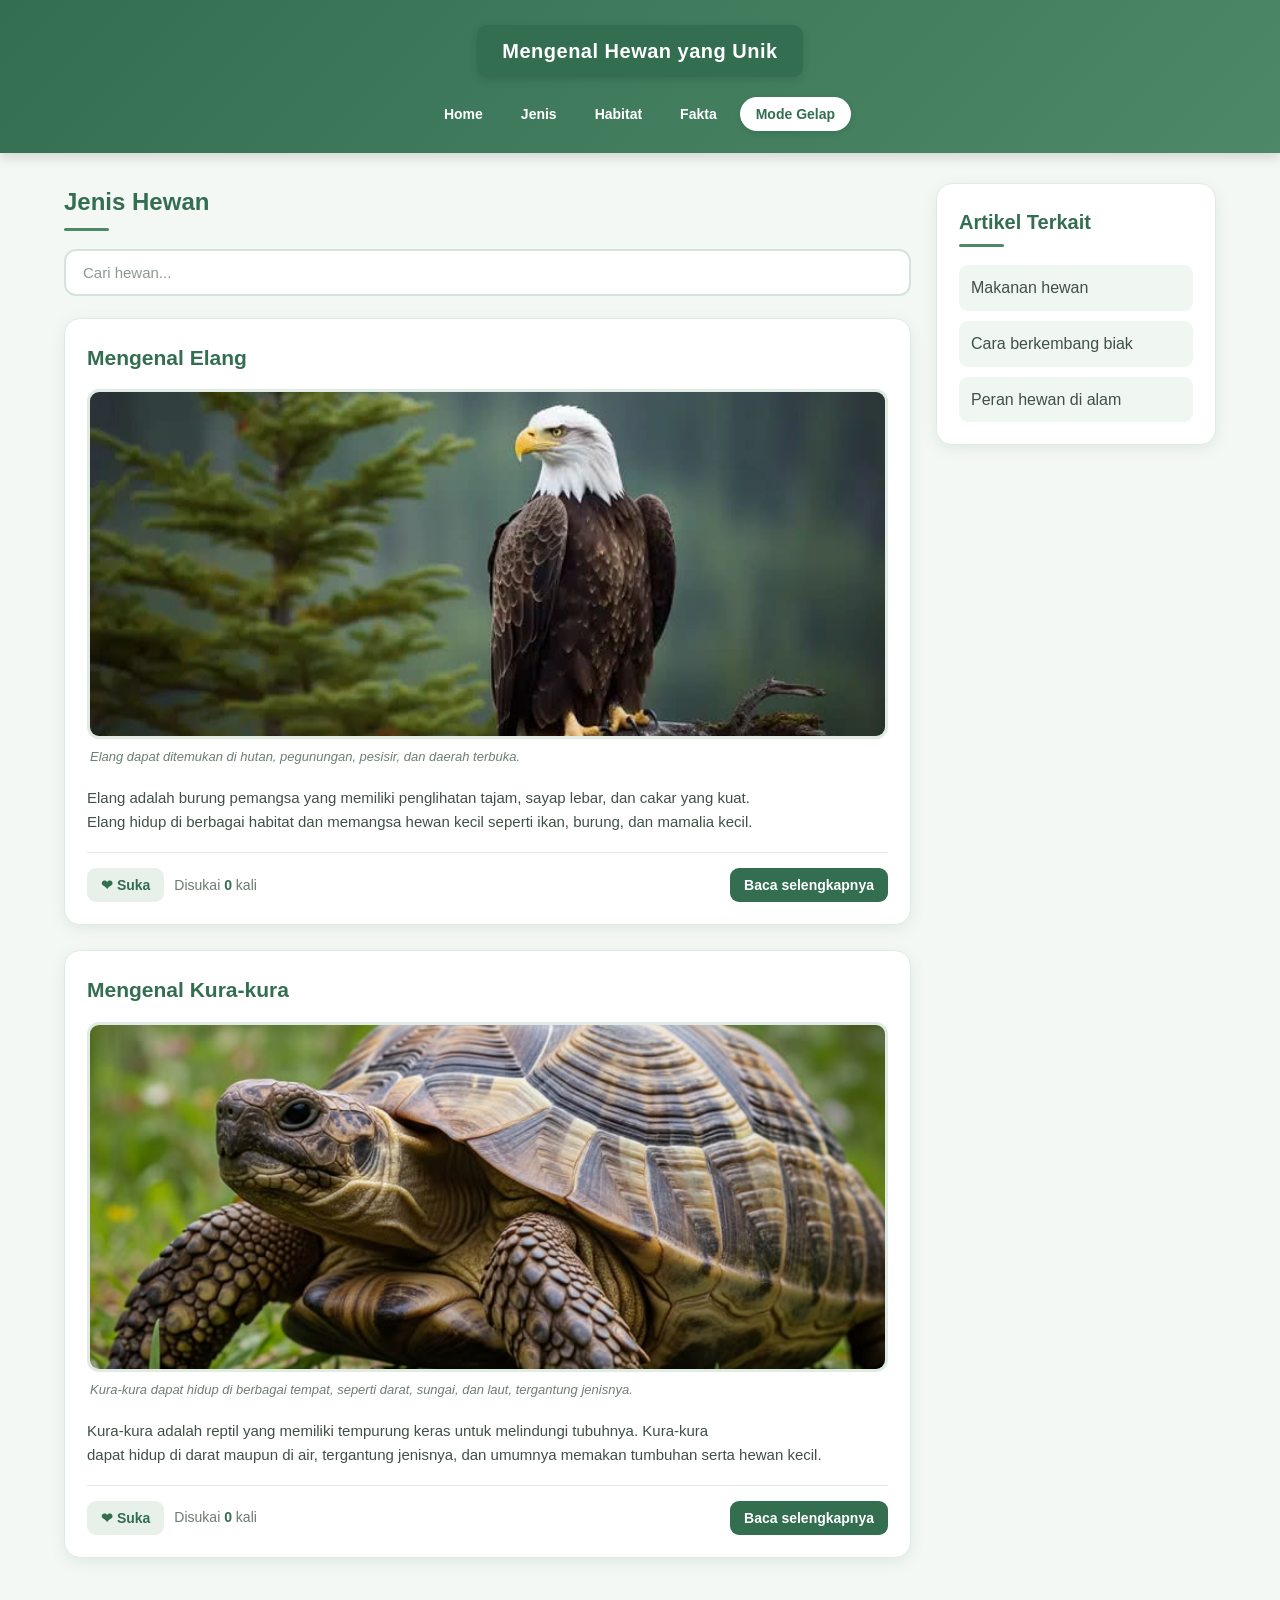
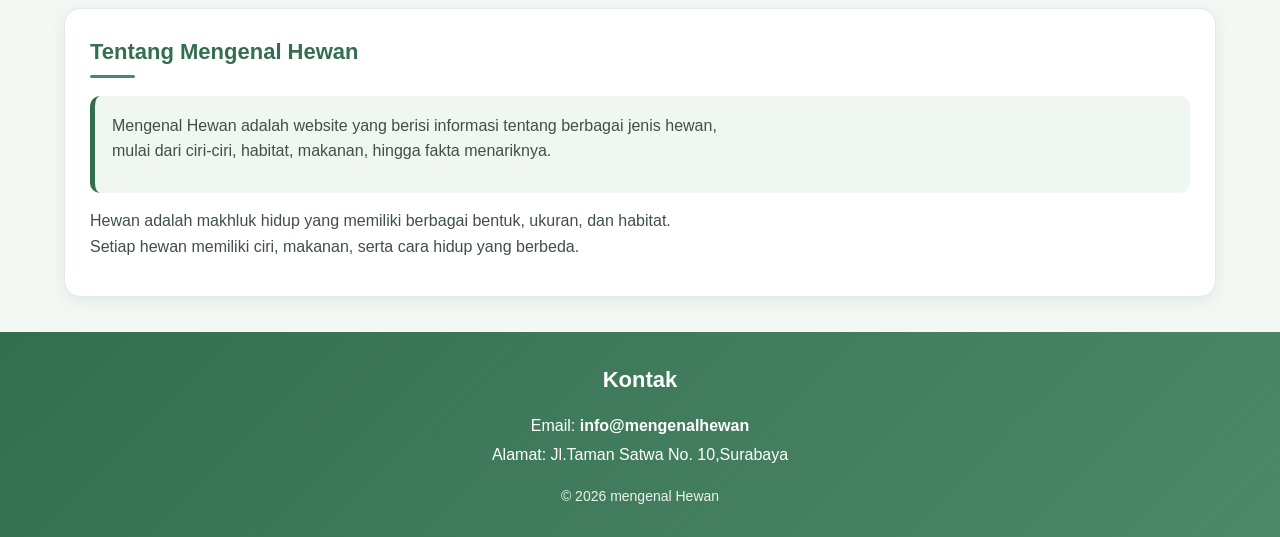
<file: index.html>
<!doctype html>
<html lang="en">
  <head>
    <meta charset="UTF-8" />
    <meta name="viewport" content="width=device-width, initial-scale=1.0" />
    <title>Mengenal Hewan</title>

    <link rel="stylesheet" href="style.css" />

    <!-- TAMBAHAN JS: menyambungkan file script.js. "defer" = tunggu HTML selesai dimuat dulu -->
    <script src="script.js" defer></script>

    <style>
      h1 {
        font-size: 20px;
        background-color: rgb(51, 110, 81);
      }
    </style>
  </head>
  <body>
    <!--Header-->
    <header id="judul">
      <h1>Mengenal Hewan</h1>

      <!--Navigasi-->
      <nav id="navigasi">
        <a href="#">Home</a>
        <a href="jenis.html">Jenis</a>
        <a href="habitat.html">Habitat</a>
        <a href="fakta.html">Fakta</a>
        <!-- TAMBAHAN JS: tombol mode gelap -->
        <button id="tombol-gelap">Mode Gelap</button>
      </nav>
    </header>

    <!--Konten Utama-->
    <main>
      <!--Section-->
      <section id="jenis">
        <h2>Jenis Hewan</h2>

        <!-- TAMBAHAN JS (Tantangan 2, opsional): kotak cari hewan -->
        <input type="text" id="cari" placeholder="Cari hewan..." />

        <!--article 1-->
        <article>
          <h3>Mengenal Elang</h3>
          <figure>
            <img src="pngtree-an-eagle-is-sitting-on-a-branch-near-trees-image_2574500.jpg" alt="" width="400" height="225" />
            <figcaption>
              Elang dapat ditemukan di hutan, pegunungan, pesisir, dan daerah
              terbuka.
            </figcaption>
          </figure>

          <p>
            Elang adalah burung pemangsa yang memiliki penglihatan tajam, sayap
            lebar, dan cakar yang kuat. <br />
            Elang hidup di berbagai habitat dan memangsa hewan kecil seperti
            ikan, burung, dan mamalia kecil.
          </p>

          <!-- TAMBAHAN JS: teks tambahan (disembunyikan dulu lewat class "sembunyi") -->
          <p class="selengkapnya sembunyi">
            Elang membuat sarang di pohon tinggi atau tebing. Beberapa jenis
            elang di Indonesia, seperti Elang Jawa, termasuk satwa yang
            dilindungi.
          </p>

          <!-- TAMBAHAN JS: tombol Suka dan Baca selengkapnya -->
          <div class="aksi">
            <button class="btn-suka">❤ Suka</button>
            <span>Disukai <strong class="jumlah-suka">0</strong> kali</span>
            <button class="btn-baca">Baca selengkapnya</button>
          </div>
        </article>

        <!--article 2-->
        <article>
          <h3>Mengenal Kura-kura</h3>
          <figure>
            <img src="fb21a0f3586a8b3cbfc5248748f16263.jpg" alt="" width="400" height="200" />
            <figcaption>
              Kura-kura dapat hidup di berbagai tempat, seperti darat, sungai,
              dan laut, tergantung jenisnya.
            </figcaption>
          </figure>
          <p>
            Kura-kura adalah reptil yang memiliki tempurung keras untuk
            melindungi tubuhnya. Kura-kura <br />
            dapat hidup di darat maupun di air, tergantung jenisnya, dan umumnya
            memakan tumbuhan serta hewan kecil.
          </p>

          <!-- TAMBAHAN JS: teks tambahan (disembunyikan dulu lewat class "sembunyi") -->
          <p class="selengkapnya sembunyi">
            Tempurung kura-kura menyatu dengan tulang punggung dan tulang
            rusuknya, sehingga kura-kura tidak bisa keluar dari tempurungnya.
            Beberapa jenis dapat hidup lebih dari 50 tahun.
          </p>

          <!-- TAMBAHAN JS: tombol Suka dan Baca selengkapnya -->
          <div class="aksi">
            <button class="btn-suka">❤ Suka</button>
            <span>Disukai <strong class="jumlah-suka">0</strong> kali</span>
            <button class="btn-baca">Baca selengkapnya</button>
          </div>
        </article>
      </section>

      <!--Aside/Sidebar-->
      <aside>
        <h2>Artikel Terkait</h2>
        <ul>
          <li><a href="#">Makanan hewan</a></li>
          <li><a href="#">Cara berkembang biak</a></li>
          <li><a href="#">Peran hewan di alam</a></li>
        </ul>
      </aside>

      <!--Section Tentang-->
      <section id="Tentang">
        <h2>Tentang Mengenal Hewan</h2>

        <div class="wrapper">
          <p>
            Mengenal Hewan adalah website yang berisi informasi tentang berbagai
            jenis hewan, <br />
            mulai dari ciri-ciri, habitat, makanan, hingga fakta menariknya.
          </p>
        </div>
        <p>
          Hewan adalah makhluk hidup yang memiliki berbagai bentuk, ukuran, dan
          habitat. <br />
          Setiap hewan memiliki ciri, makanan, serta cara hidup yang berbeda.
        </p>
      </section>
    </main>
    <!--Footer-->
    <footer id="kontak">
      <h2>Kontak</h2>

      <address class="alamat">
        Email:
        <a href="mailto:info@mengenalhewan">info@mengenalhewan</a>
        <br />

        Alamat: Jl.Taman Satwa No. 10,Surabaya
      </address>

      <p>&copy; 2026 mengenal Hewan</p>
    </footer>
  </body>
</html>
</file>
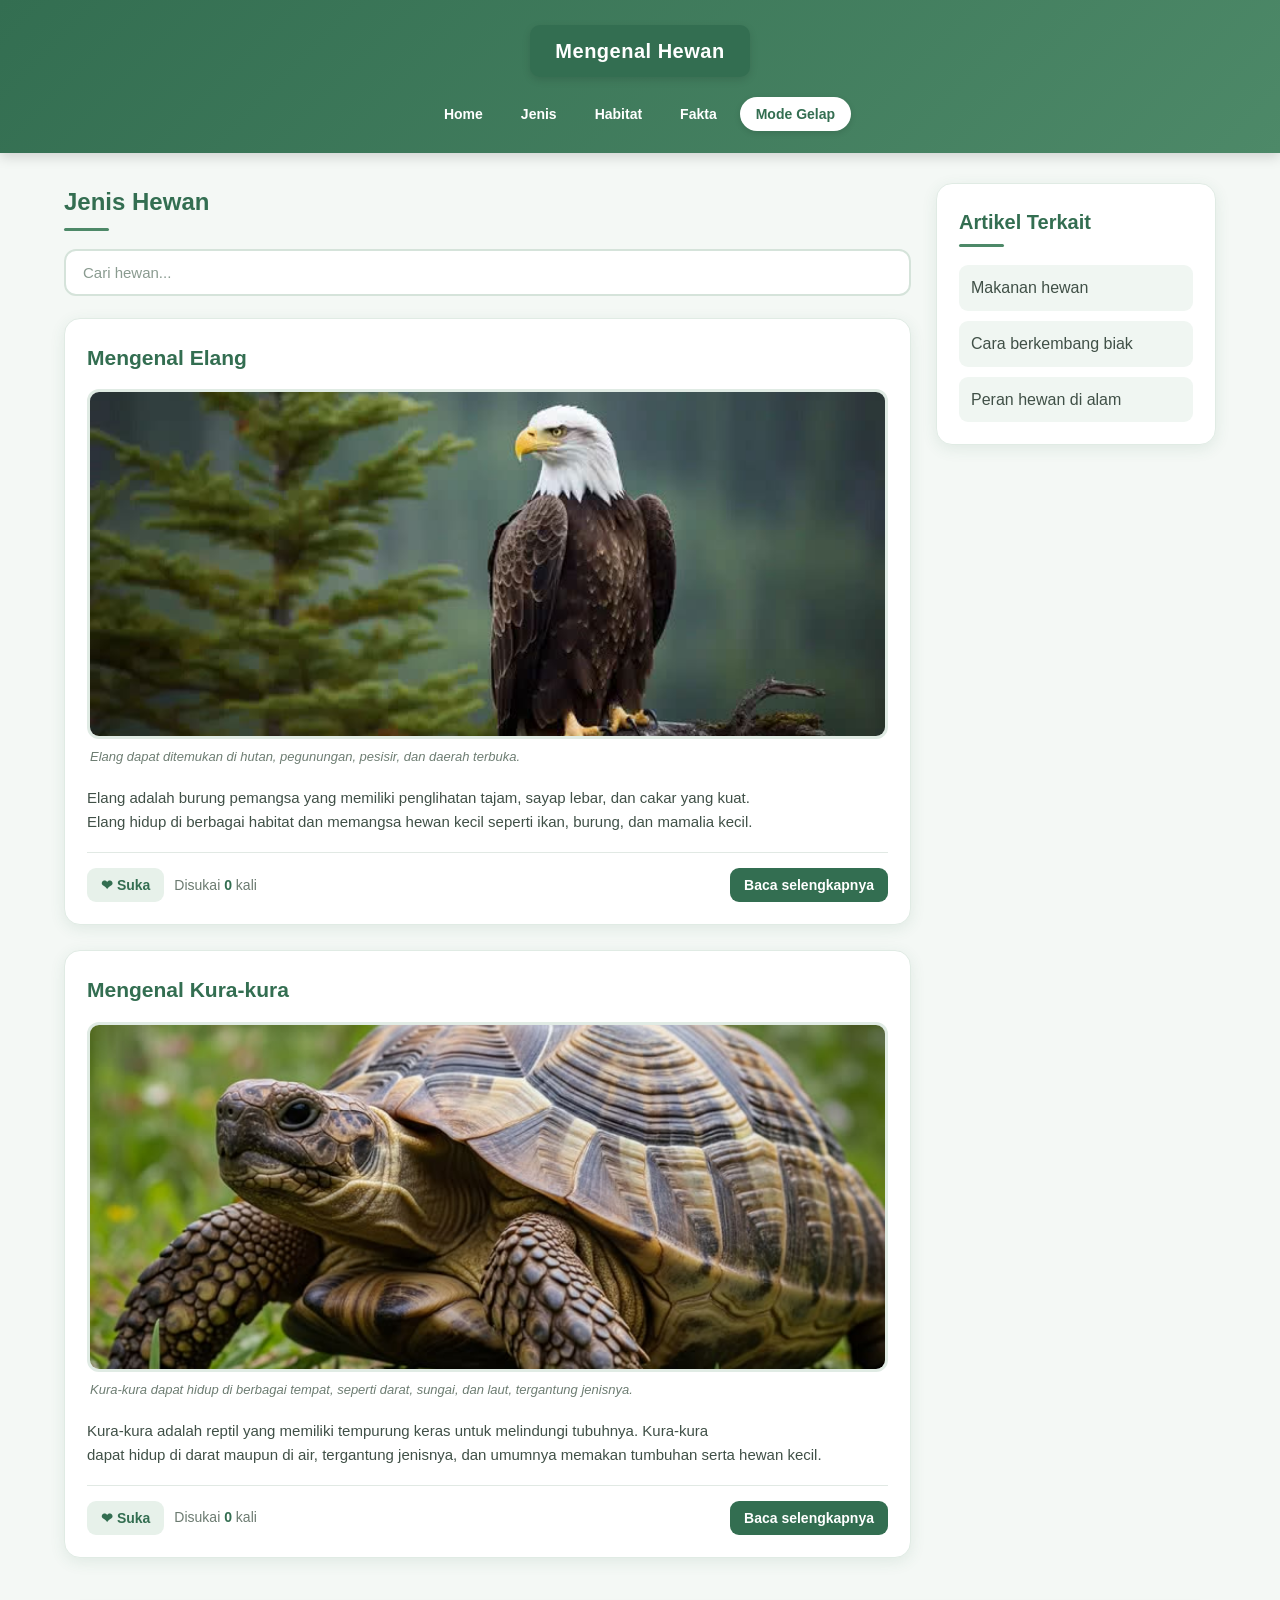
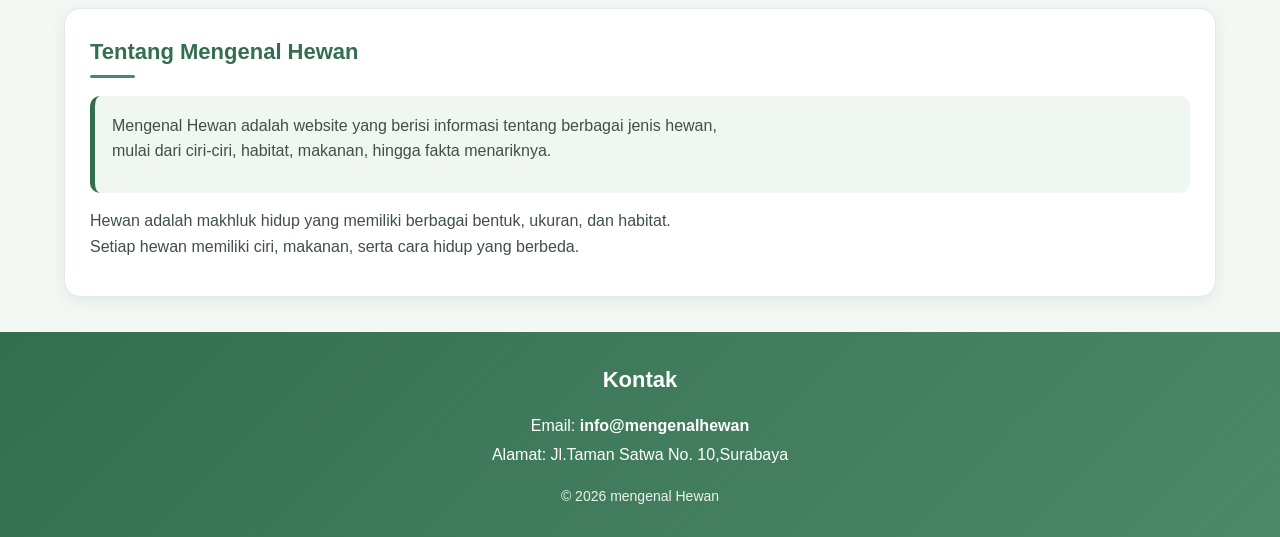
<file: Belajar_JS/index.html>
<!doctype html>
<html lang="en">
  <head>
    <meta charset="UTF-8" />
    <meta name="viewport" content="width=device-width, initial-scale=1.0" />
    <title>Mengenal Hewan</title>

    <link rel="stylesheet" href="style.css" />

    <!-- TAMBAHAN JS: menyambungkan file script.js. "defer" = tunggu HTML selesai dimuat dulu -->
    <script src="script.js" defer></script>

    <style>
      h1 {
        font-size: 20px;
        background-color: rgb(51, 110, 81);
      }
    </style>
  </head>
  <body>
    <!--Header-->
    <header id="judul">
      <h1>Mengenal Hewan</h1>

      <!--Navigasi-->
      <nav id="navigasi">
        <a href="#">Home</a>
        <a href="jenis.html">Jenis</a>
        <a href="habitat.html">Habitat</a>
        <a href="fakta.html">Fakta</a>
        <!-- TAMBAHAN JS: tombol mode gelap -->
        <button id="tombol-gelap">Mode Gelap</button>
      </nav>
    </header>

    <!--Konten Utama-->
    <main>
      <!--Section-->
      <section id="jenis">
        <h2>Jenis Hewan</h2>

        <!-- TAMBAHAN JS (Tantangan 2, opsional): kotak cari hewan -->
        <input type="text" id="cari" placeholder="Cari hewan..." />

        <!--article 1-->
        <article>
          <h3>Mengenal Elang</h3>
          <figure>
            <img src="pngtree-an-eagle-is-sitting-on-a-branch-near-trees-image_2574500.jpg" alt="" width="400" height="225" />
            <figcaption>
              Elang dapat ditemukan di hutan, pegunungan, pesisir, dan daerah
              terbuka.
            </figcaption>
          </figure>

          <p>
            Elang adalah burung pemangsa yang memiliki penglihatan tajam, sayap
            lebar, dan cakar yang kuat. <br />
            Elang hidup di berbagai habitat dan memangsa hewan kecil seperti
            ikan, burung, dan mamalia kecil.
          </p>

          <!-- TAMBAHAN JS: teks tambahan (disembunyikan dulu lewat class "sembunyi") -->
          <p class="selengkapnya sembunyi">
            Elang membuat sarang di pohon tinggi atau tebing. Beberapa jenis
            elang di Indonesia, seperti Elang Jawa, termasuk satwa yang
            dilindungi.
          </p>

          <!-- TAMBAHAN JS: tombol Suka dan Baca selengkapnya -->
          <div class="aksi">
            <button class="btn-suka">❤ Suka</button>
            <span>Disukai <strong class="jumlah-suka">0</strong> kali</span>
            <button class="btn-baca">Baca selengkapnya</button>
          </div>
        </article>

        <!--article 2-->
        <article>
          <h3>Mengenal Kura-kura</h3>
          <figure>
            <img src="fb21a0f3586a8b3cbfc5248748f16263.jpg" alt="" width="400" height="200" />
            <figcaption>
              Kura-kura dapat hidup di berbagai tempat, seperti darat, sungai,
              dan laut, tergantung jenisnya.
            </figcaption>
          </figure>
          <p>
            Kura-kura adalah reptil yang memiliki tempurung keras untuk
            melindungi tubuhnya. Kura-kura <br />
            dapat hidup di darat maupun di air, tergantung jenisnya, dan umumnya
            memakan tumbuhan serta hewan kecil.
          </p>

          <!-- TAMBAHAN JS: teks tambahan (disembunyikan dulu lewat class "sembunyi") -->
          <p class="selengkapnya sembunyi">
            Tempurung kura-kura menyatu dengan tulang punggung dan tulang
            rusuknya, sehingga kura-kura tidak bisa keluar dari tempurungnya.
            Beberapa jenis dapat hidup lebih dari 50 tahun.
          </p>

          <!-- TAMBAHAN JS: tombol Suka dan Baca selengkapnya -->
          <div class="aksi">
            <button class="btn-suka">❤ Suka</button>
            <span>Disukai <strong class="jumlah-suka">0</strong> kali</span>
            <button class="btn-baca">Baca selengkapnya</button>
          </div>
        </article>
      </section>

      <!--Aside/Sidebar-->
      <aside>
        <h2>Artikel Terkait</h2>
        <ul>
          <li><a href="#">Makanan hewan</a></li>
          <li><a href="#">Cara berkembang biak</a></li>
          <li><a href="#">Peran hewan di alam</a></li>
        </ul>
      </aside>

      <!--Section Tentang-->
      <section id="Tentang">
        <h2>Tentang Mengenal Hewan</h2>

        <div class="wrapper">
          <p>
            Mengenal Hewan adalah website yang berisi informasi tentang berbagai
            jenis hewan, <br />
            mulai dari ciri-ciri, habitat, makanan, hingga fakta menariknya.
          </p>
        </div>
        <p>
          Hewan adalah makhluk hidup yang memiliki berbagai bentuk, ukuran, dan
          habitat. <br />
          Setiap hewan memiliki ciri, makanan, serta cara hidup yang berbeda.
        </p>
      </section>
    </main>
    <!--Footer-->
    <footer id="kontak">
      <h2>Kontak</h2>

      <address class="alamat">
        Email:
        <a href="mailto:info@mengenalhewan">info@mengenalhewan</a>
        <br />

        Alamat: Jl.Taman Satwa No. 10,Surabaya
      </address>

      <p>&copy; 2026 mengenal Hewan</p>
    </footer>
  </body>
</html>
</file>
<file: style.css>
/* =========================================================
   RESET
   ========================================================= */

* {
  margin: 0;
  padding: 0;
  box-sizing: border-box;
}

html {
  scroll-behavior: smooth;
}

body {
  font-family: Arial, Helvetica, sans-serif;
  background-color: #f4f8f5;
  color: #26352b;
  line-height: 1.6;
  transition:
    background-color 0.4s ease,
    color 0.4s ease;
}


/* =========================================================
   HEADER
   ========================================================= */

#judul {
  background: linear-gradient(
    135deg,
    #336e51,
    #4d8968
  );

  color: white;
  text-align: center;

  padding: 25px 20px 20px;

  box-shadow:
    0 4px 12px rgba(0, 0, 0, 0.15);

  position: relative;
  z-index: 10;
}

#judul h1 {
  font-size: 20px;
  background-color: rgb(51, 110, 81);

  display: inline-block;

  padding: 10px 25px;
  margin-bottom: 18px;

  border-radius: 10px;

  letter-spacing: 0.5px;

  box-shadow:
    0 3px 8px rgba(0, 0, 0, 0.12);
}


/* =========================================================
   NAVIGASI
   ========================================================= */

#navigasi {
  display: flex;

  justify-content: center;
  align-items: center;

  gap: 8px;

  flex-wrap: wrap;
}

#navigasi a {
  color: white;
  text-decoration: none;

  font-weight: bold;
  font-size: 14px;

  padding: 8px 15px;

  border-radius: 20px;

  transition:
    background-color 0.3s ease,
    transform 0.3s ease;
}

#navigasi a:hover {
  background-color: rgba(255, 255, 255, 0.18);

  transform: translateY(-2px);
}

#navigasi a:active {
  transform: scale(0.96);
}


/* =========================================================
   TOMBOL MODE GELAP
   ========================================================= */

#tombol-gelap {
  border: none;

  background-color: white;
  color: #336e51;

  padding: 9px 16px;

  border-radius: 20px;

  font-size: 14px;
  font-weight: bold;

  cursor: pointer;

  box-shadow:
    0 2px 6px rgba(0, 0, 0, 0.12);

  transition:
    background-color 0.3s ease,
    color 0.3s ease,
    transform 0.3s ease,
    box-shadow 0.3s ease;
}

#tombol-gelap:hover {
  background-color: #e7f0ea;

  transform: translateY(-2px);

  box-shadow:
    0 4px 9px rgba(0, 0, 0, 0.15);
}

#tombol-gelap:active {
  transform: scale(0.95);
}

#tombol-gelap:focus {
  outline: 3px solid rgba(255, 255, 255, 0.4);
  outline-offset: 2px;
}


/* =========================================================
   MAIN
   ========================================================= */

main {
  width: 90%;
  max-width: 1200px;

  margin: 30px auto;

  display: grid;

  grid-template-columns:
    minmax(0, 1fr)
    280px;

  gap: 25px;
}


/* =========================================================
   JENIS HEWAN
   ========================================================= */

#jenis {
  width: 100%;
}

#jenis h2,
aside h2,
#Tentang h2 {
  color: #336e51;

  font-size: 24px;

  margin-bottom: 18px;

  position: relative;
}

#jenis h2::after,
aside h2::after,
#Tentang h2::after {
  content: "";

  display: block;

  width: 45px;
  height: 3px;

  background-color: #4d8968;

  border-radius: 5px;

  margin-top: 6px;
}


/* =========================================================
   SEARCH
   ========================================================= */

#cari {
  width: 100%;

  padding: 13px 17px;

  margin-bottom: 22px;

  border: 2px solid #d5e3da;

  border-radius: 12px;

  background-color: white;

  color: #26352b;

  font-size: 15px;

  outline: none;

  transition:
    border-color 0.3s ease,
    box-shadow 0.3s ease,
    background-color 0.3s ease;
}

#cari::placeholder {
  color: #8a9b90;
}

#cari:focus {
  border-color: #336e51;

  box-shadow:
    0 0 0 4px rgba(51, 110, 81, 0.12);
}


/* =========================================================
   ARTICLE / KARTU HEWAN
   ========================================================= */

article {
  background-color: white;

  padding: 22px;

  margin-bottom: 25px;

  border-radius: 16px;

  border: 1px solid #e0ebe4;

  box-shadow:
    0 4px 15px rgba(51, 110, 81, 0.10);

  transition:
    transform 0.3s ease,
    box-shadow 0.3s ease,
    border-color 0.3s ease;
}

article:hover {
  transform: translateY(-4px);

  border-color: #c5dacf;

  box-shadow:
    0 9px 25px rgba(51, 110, 81, 0.16);
}

article h3 {
  color: #336e51;

  font-size: 21px;

  margin-bottom: 15px;
}


/* =========================================================
   GAMBAR
   ========================================================= */

figure {
  margin-bottom: 18px;
}

figure img {
  display: block;

  width: 100%;
  height: auto;

  max-height: 350px;

  object-fit: cover;

  border-radius: 12px;

  border: 3px solid #e0ebe4;

  transition:
    transform 0.3s ease,
    filter 0.3s ease;
}

figure img:hover {
  transform: scale(1.01);
}

figcaption {
  color: #6d7d72;

  font-size: 13px;

  font-style: italic;

  margin-top: 8px;

  padding-left: 3px;
}


/* =========================================================
   TEKS ARTICLE
   ========================================================= */

article p {
  color: #405047;

  font-size: 15px;

  margin-bottom: 15px;
}

.selengkapnya {
  background-color: #f0f6f2;

  padding: 13px 15px;

  border-left: 4px solid #336e51;

  border-radius: 8px;
}

.sembunyi {
  display: none;
}


/* =========================================================
   BAGIAN AKSI
   ========================================================= */

.aksi {
  display: flex;

  align-items: center;

  gap: 10px;

  flex-wrap: wrap;

  margin-top: 18px;
  padding-top: 15px;

  border-top: 1px solid #e1e9e4;
}

.aksi button {
  border: none;

  padding: 9px 14px;

  border-radius: 9px;

  font-size: 14px;
  font-weight: bold;

  cursor: pointer;

  transition:
    background-color 0.3s ease,
    transform 0.2s ease,
    box-shadow 0.3s ease;
}


/* Tombol suka */

.btn-suka {
  background-color: #e7f1ea;

  color: #336e51;
}

.btn-suka:hover {
  background-color: #d2e5d8;

  transform: translateY(-2px);
}

.btn-suka:active {
  transform: scale(0.95);
}


/* Tombol baca */

.btn-baca {
  background-color: #336e51;

  color: white;

  margin-left: auto;
}

.btn-baca:hover {
  background-color: #285a41;

  transform: translateY(-2px);

  box-shadow:
    0 4px 8px rgba(51, 110, 81, 0.2);
}

.btn-baca:active {
  transform: scale(0.95);
}


/* Jumlah suka */

.aksi span {
  color: #6c7b71;

  font-size: 14px;
}

.jumlah-suka {
  color: #336e51;
}


/* =========================================================
   SIDEBAR / ASIDE
   ========================================================= */

aside {
  height: fit-content;

  background-color: white;

  padding: 22px;

  border-radius: 16px;

  border: 1px solid #e0ebe4;

  box-shadow:
    0 4px 15px rgba(51, 110, 81, 0.10);

  position: sticky;

  top: 20px;

  transition:
    background-color 0.3s ease,
    box-shadow 0.3s ease;
}

aside h2 {
  font-size: 20px;
}

aside ul {
  list-style: none;
}

aside li {
  margin-bottom: 10px;
}

aside li:last-child {
  margin-bottom: 0;
}

aside a {
  display: block;

  color: #405047;

  text-decoration: none;

  background-color: #f0f6f2;

  padding: 10px 12px;

  border-radius: 9px;

  transition:
    background-color 0.3s ease,
    color 0.3s ease,
    padding-left 0.3s ease;
}

aside a:hover {
  background-color: #dcebe1;

  color: #336e51;

  padding-left: 17px;
}


/* =========================================================
   TENTANG
   ========================================================= */

#Tentang {
  grid-column: 1 / -1;

  background-color: white;

  padding: 25px;

  border-radius: 16px;

  border: 1px solid #e0ebe4;

  box-shadow:
    0 4px 15px rgba(51, 110, 81, 0.10);

  transition:
    background-color 0.3s ease,
    border-color 0.3s ease;
}

#Tentang h2 {
  font-size: 22px;
}

#Tentang p {
  color: #405047;

  margin-bottom: 12px;
}

.wrapper {
  background-color: #f0f6f2;

  padding: 17px;

  border-left: 5px solid #336e51;

  border-radius: 10px;

  margin-bottom: 15px;
}


/* =========================================================
   FOOTER
   ========================================================= */

#kontak {
  background: linear-gradient(
    135deg,
    #336e51,
    #4d8968
  );

  color: white;

  text-align: center;

  padding: 30px 20px;

  margin-top: 35px;
}

#kontak h2 {
  color: white;

  font-size: 22px;

  margin-bottom: 15px;
}

.alamat {
  font-style: normal;

  line-height: 1.8;

  margin-bottom: 15px;
}

.alamat a {
  color: white;

  font-weight: bold;

  text-decoration: none;
}

.alamat a:hover {
  text-decoration: underline;
}

#kontak p {
  font-size: 14px;

  opacity: 0.9;
}


/* =========================================================
   MODE GELAP
   SESUAI DENGAN JAVASCRIPT: body.gelap
   ========================================================= */

body.gelap {
  background-color: #17231c;

  color: #e7eee9;
}


/* Header */

body.gelap #judul {
  background: linear-gradient(
    135deg,
    #234b38,
    #336e51
  );
}

body.gelap #judul h1 {
  background-color: #234b38;
}


/* Tombol mode */

body.gelap #tombol-gelap {
  background-color: #e7eee9;

  color: #234b38;
}

body.gelap #tombol-gelap:hover {
  background-color: #d3dfd7;
}


/* Judul */

body.gelap #jenis h2,
body.gelap aside h2,
body.gelap #Tentang h2 {
  color: #9bc5aa;
}

body.gelap #jenis h2::after,
body.gelap aside h2::after,
body.gelap #Tentang h2::after {
  background-color: #80b591;
}


/* Search */

body.gelap #cari {
  background-color: #1d2b23;

  color: #e7eee9;

  border-color: #405548;
}

body.gelap #cari::placeholder {
  color: #8fa297;
}

body.gelap #cari:focus {
  border-color: #80b591;

  box-shadow:
    0 0 0 4px rgba(128, 181, 145, 0.12);
}


/* Card */

body.gelap article,
body.gelap aside,
body.gelap #Tentang {
  background-color: #223129;

  border-color: #34493c;

  box-shadow:
    0 5px 18px rgba(0, 0, 0, 0.25);
}

body.gelap article:hover {
  border-color: #496252;
}

body.gelap article h3 {
  color: #9bc5aa;
}

body.gelap article p {
  color: #d0ddd4;
}


/* Gambar */

body.gelap figure img {
  border-color: #34493c;
}


/* Caption */

body.gelap figcaption {
  color: #aebdb4;
}


/* Selengkapnya */

body.gelap .selengkapnya {
  background-color: #1c2a22;

  border-left-color: #80b591;
}


/* Aksi */

body.gelap .aksi {
  border-top-color: #3a4b41;
}

body.gelap .aksi span {
  color: #aebdb4;
}

body.gelap .jumlah-suka {
  color: #9bc5aa;
}


/* Tombol suka */

body.gelap .btn-suka {
  background-color: #304438;

  color: #a9cbb3;
}

body.gelap .btn-suka:hover {
  background-color: #3b5144;
}


/* Tombol baca */

body.gelap .btn-baca {
  background-color: #4d8968;
}

body.gelap .btn-baca:hover {
  background-color: #5b9977;
}


/* Sidebar */

body.gelap aside a {
  background-color: #1c2a22;

  color: #d0ddd4;
}

body.gelap aside a:hover {
  background-color: #304438;

  color: #9bc5aa;
}


/* Tentang */

body.gelap #Tentang p {
  color: #d0ddd4;
}

body.gelap .wrapper {
  background-color: #1c2a22;

  border-left-color: #80b591;
}


/* Footer */

body.gelap #kontak {
  background: linear-gradient(
    135deg,
    #234b38,
    #336e51
  );
}


/* =========================================================
   FOCUS ACCESSIBILITY
   ========================================================= */

button:focus-visible,
a:focus-visible,
input:focus-visible {
  outline: 3px solid #80b591;

  outline-offset: 3px;
}


/* =========================================================
   ANIMASI
   ========================================================= */

@keyframes muncul {
  from {
    opacity: 0;

    transform: translateY(12px);
  }

  to {
    opacity: 1;

    transform: translateY(0);
  }
}

article {
  animation: muncul 0.5s ease;
}

aside {
  animation: muncul 0.6s ease;
}

#Tentang {
  animation: muncul 0.7s ease;
}


/* =========================================================
   TABLET
   ========================================================= */

@media (max-width: 900px) {

  main {
    grid-template-columns: 1fr;
  }

  aside {
    position: static;
  }

  #Tentang {
    grid-column: auto;
  }

}


/* =========================================================
   HP
   ========================================================= */

@media (max-width: 600px) {

  #judul {
    padding: 20px 15px;
  }

  #judul h1 {
    font-size: 18px;

    padding: 9px 18px;
  }

  #navigasi {
    gap: 5px;
  }

  #navigasi a,
  #tombol-gelap {
    font-size: 12px;

    padding: 7px 10px;
  }

  main {
    width: 94%;

    margin: 20px auto;

    gap: 18px;
  }

  #jenis h2,
  aside h2,
  #Tentang h2 {
    font-size: 20px;
  }

  article {
    padding: 17px;

    border-radius: 13px;
  }

  article h3 {
    font-size: 18px;
  }

  article p {
    font-size: 14px;
  }

  figure img {
    max-height: 250px;
  }

  figcaption {
    font-size: 12px;
  }

  .aksi {
    flex-direction: column;

    align-items: stretch;
  }

  .aksi button {
    width: 100%;
  }

  .btn-baca {
    margin-left: 0;
  }

  .aksi span {
    text-align: center;
  }

  aside {
    padding: 18px;
  }

  #Tentang {
    padding: 18px;
  }

  #kontak {
    padding: 25px 15px;
  }

}


/* =========================================================
   HP KECIL
   ========================================================= */

@media (max-width: 400px) {

  #navigasi a,
  #tombol-gelap {
    font-size: 11px;

    padding: 6px 8px;
  }

  article {
    padding: 14px;
  }

  #cari {
    font-size: 14px;
  }

}
</file>
<file: Belajar_JS/style.css>
/* =========================================================
   RESET
   ========================================================= */

* {
  margin: 0;
  padding: 0;
  box-sizing: border-box;
}

html {
  scroll-behavior: smooth;
}

body {
  font-family: Arial, Helvetica, sans-serif;
  background-color: #f4f8f5;
  color: #26352b;
  line-height: 1.6;
  transition:
    background-color 0.4s ease,
    color 0.4s ease;
}


/* =========================================================
   HEADER
   ========================================================= */

#judul {
  background: linear-gradient(
    135deg,
    #336e51,
    #4d8968
  );

  color: white;
  text-align: center;

  padding: 25px 20px 20px;

  box-shadow:
    0 4px 12px rgba(0, 0, 0, 0.15);

  position: relative;
  z-index: 10;
}

#judul h1 {
  font-size: 20px;
  background-color: rgb(51, 110, 81);

  display: inline-block;

  padding: 10px 25px;
  margin-bottom: 18px;

  border-radius: 10px;

  letter-spacing: 0.5px;

  box-shadow:
    0 3px 8px rgba(0, 0, 0, 0.12);
}


/* =========================================================
   NAVIGASI
   ========================================================= */

#navigasi {
  display: flex;

  justify-content: center;
  align-items: center;

  gap: 8px;

  flex-wrap: wrap;
}

#navigasi a {
  color: white;
  text-decoration: none;

  font-weight: bold;
  font-size: 14px;

  padding: 8px 15px;

  border-radius: 20px;

  transition:
    background-color 0.3s ease,
    transform 0.3s ease;
}

#navigasi a:hover {
  background-color: rgba(255, 255, 255, 0.18);

  transform: translateY(-2px);
}

#navigasi a:active {
  transform: scale(0.96);
}


/* =========================================================
   TOMBOL MODE GELAP
   ========================================================= */

#tombol-gelap {
  border: none;

  background-color: white;
  color: #336e51;

  padding: 9px 16px;

  border-radius: 20px;

  font-size: 14px;
  font-weight: bold;

  cursor: pointer;

  box-shadow:
    0 2px 6px rgba(0, 0, 0, 0.12);

  transition:
    background-color 0.3s ease,
    color 0.3s ease,
    transform 0.3s ease,
    box-shadow 0.3s ease;
}

#tombol-gelap:hover {
  background-color: #e7f0ea;

  transform: translateY(-2px);

  box-shadow:
    0 4px 9px rgba(0, 0, 0, 0.15);
}

#tombol-gelap:active {
  transform: scale(0.95);
}

#tombol-gelap:focus {
  outline: 3px solid rgba(255, 255, 255, 0.4);
  outline-offset: 2px;
}


/* =========================================================
   MAIN
   ========================================================= */

main {
  width: 90%;
  max-width: 1200px;

  margin: 30px auto;

  display: grid;

  grid-template-columns:
    minmax(0, 1fr)
    280px;

  gap: 25px;
}


/* =========================================================
   JENIS HEWAN
   ========================================================= */

#jenis {
  width: 100%;
}

#jenis h2,
aside h2,
#Tentang h2 {
  color: #336e51;

  font-size: 24px;

  margin-bottom: 18px;

  position: relative;
}

#jenis h2::after,
aside h2::after,
#Tentang h2::after {
  content: "";

  display: block;

  width: 45px;
  height: 3px;

  background-color: #4d8968;

  border-radius: 5px;

  margin-top: 6px;
}


/* =========================================================
   SEARCH
   ========================================================= */

#cari {
  width: 100%;

  padding: 13px 17px;

  margin-bottom: 22px;

  border: 2px solid #d5e3da;

  border-radius: 12px;

  background-color: white;

  color: #26352b;

  font-size: 15px;

  outline: none;

  transition:
    border-color 0.3s ease,
    box-shadow 0.3s ease,
    background-color 0.3s ease;
}

#cari::placeholder {
  color: #8a9b90;
}

#cari:focus {
  border-color: #336e51;

  box-shadow:
    0 0 0 4px rgba(51, 110, 81, 0.12);
}


/* =========================================================
   ARTICLE / KARTU HEWAN
   ========================================================= */

article {
  background-color: white;

  padding: 22px;

  margin-bottom: 25px;

  border-radius: 16px;

  border: 1px solid #e0ebe4;

  box-shadow:
    0 4px 15px rgba(51, 110, 81, 0.10);

  transition:
    transform 0.3s ease,
    box-shadow 0.3s ease,
    border-color 0.3s ease;
}

article:hover {
  transform: translateY(-4px);

  border-color: #c5dacf;

  box-shadow:
    0 9px 25px rgba(51, 110, 81, 0.16);
}

article h3 {
  color: #336e51;

  font-size: 21px;

  margin-bottom: 15px;
}


/* =========================================================
   GAMBAR
   ========================================================= */

figure {
  margin-bottom: 18px;
}

figure img {
  display: block;

  width: 100%;
  height: auto;

  max-height: 350px;

  object-fit: cover;

  border-radius: 12px;

  border: 3px solid #e0ebe4;

  transition:
    transform 0.3s ease,
    filter 0.3s ease;
}

figure img:hover {
  transform: scale(1.01);
}

figcaption {
  color: #6d7d72;

  font-size: 13px;

  font-style: italic;

  margin-top: 8px;

  padding-left: 3px;
}


/* =========================================================
   TEKS ARTICLE
   ========================================================= */

article p {
  color: #405047;

  font-size: 15px;

  margin-bottom: 15px;
}

.selengkapnya {
  background-color: #f0f6f2;

  padding: 13px 15px;

  border-left: 4px solid #336e51;

  border-radius: 8px;
}

.sembunyi {
  display: none;
}


/* =========================================================
   BAGIAN AKSI
   ========================================================= */

.aksi {
  display: flex;

  align-items: center;

  gap: 10px;

  flex-wrap: wrap;

  margin-top: 18px;
  padding-top: 15px;

  border-top: 1px solid #e1e9e4;
}

.aksi button {
  border: none;

  padding: 9px 14px;

  border-radius: 9px;

  font-size: 14px;
  font-weight: bold;

  cursor: pointer;

  transition:
    background-color 0.3s ease,
    transform 0.2s ease,
    box-shadow 0.3s ease;
}


/* Tombol suka */

.btn-suka {
  background-color: #e7f1ea;

  color: #336e51;
}

.btn-suka:hover {
  background-color: #d2e5d8;

  transform: translateY(-2px);
}

.btn-suka:active {
  transform: scale(0.95);
}


/* Tombol baca */

.btn-baca {
  background-color: #336e51;

  color: white;

  margin-left: auto;
}

.btn-baca:hover {
  background-color: #285a41;

  transform: translateY(-2px);

  box-shadow:
    0 4px 8px rgba(51, 110, 81, 0.2);
}

.btn-baca:active {
  transform: scale(0.95);
}


/* Jumlah suka */

.aksi span {
  color: #6c7b71;

  font-size: 14px;
}

.jumlah-suka {
  color: #336e51;
}


/* =========================================================
   SIDEBAR / ASIDE
   ========================================================= */

aside {
  height: fit-content;

  background-color: white;

  padding: 22px;

  border-radius: 16px;

  border: 1px solid #e0ebe4;

  box-shadow:
    0 4px 15px rgba(51, 110, 81, 0.10);

  position: sticky;

  top: 20px;

  transition:
    background-color 0.3s ease,
    box-shadow 0.3s ease;
}

aside h2 {
  font-size: 20px;
}

aside ul {
  list-style: none;
}

aside li {
  margin-bottom: 10px;
}

aside li:last-child {
  margin-bottom: 0;
}

aside a {
  display: block;

  color: #405047;

  text-decoration: none;

  background-color: #f0f6f2;

  padding: 10px 12px;

  border-radius: 9px;

  transition:
    background-color 0.3s ease,
    color 0.3s ease,
    padding-left 0.3s ease;
}

aside a:hover {
  background-color: #dcebe1;

  color: #336e51;

  padding-left: 17px;
}


/* =========================================================
   TENTANG
   ========================================================= */

#Tentang {
  grid-column: 1 / -1;

  background-color: white;

  padding: 25px;

  border-radius: 16px;

  border: 1px solid #e0ebe4;

  box-shadow:
    0 4px 15px rgba(51, 110, 81, 0.10);

  transition:
    background-color 0.3s ease,
    border-color 0.3s ease;
}

#Tentang h2 {
  font-size: 22px;
}

#Tentang p {
  color: #405047;

  margin-bottom: 12px;
}

.wrapper {
  background-color: #f0f6f2;

  padding: 17px;

  border-left: 5px solid #336e51;

  border-radius: 10px;

  margin-bottom: 15px;
}


/* =========================================================
   FOOTER
   ========================================================= */

#kontak {
  background: linear-gradient(
    135deg,
    #336e51,
    #4d8968
  );

  color: white;

  text-align: center;

  padding: 30px 20px;

  margin-top: 35px;
}

#kontak h2 {
  color: white;

  font-size: 22px;

  margin-bottom: 15px;
}

.alamat {
  font-style: normal;

  line-height: 1.8;

  margin-bottom: 15px;
}

.alamat a {
  color: white;

  font-weight: bold;

  text-decoration: none;
}

.alamat a:hover {
  text-decoration: underline;
}

#kontak p {
  font-size: 14px;

  opacity: 0.9;
}


/* =========================================================
   MODE GELAP
   SESUAI DENGAN JAVASCRIPT: body.gelap
   ========================================================= */

body.gelap {
  background-color: #17231c;

  color: #e7eee9;
}


/* Header */

body.gelap #judul {
  background: linear-gradient(
    135deg,
    #234b38,
    #336e51
  );
}

body.gelap #judul h1 {
  background-color: #234b38;
}


/* Tombol mode */

body.gelap #tombol-gelap {
  background-color: #e7eee9;

  color: #234b38;
}

body.gelap #tombol-gelap:hover {
  background-color: #d3dfd7;
}


/* Judul */

body.gelap #jenis h2,
body.gelap aside h2,
body.gelap #Tentang h2 {
  color: #9bc5aa;
}

body.gelap #jenis h2::after,
body.gelap aside h2::after,
body.gelap #Tentang h2::after {
  background-color: #80b591;
}


/* Search */

body.gelap #cari {
  background-color: #1d2b23;

  color: #e7eee9;

  border-color: #405548;
}

body.gelap #cari::placeholder {
  color: #8fa297;
}

body.gelap #cari:focus {
  border-color: #80b591;

  box-shadow:
    0 0 0 4px rgba(128, 181, 145, 0.12);
}


/* Card */

body.gelap article,
body.gelap aside,
body.gelap #Tentang {
  background-color: #223129;

  border-color: #34493c;

  box-shadow:
    0 5px 18px rgba(0, 0, 0, 0.25);
}

body.gelap article:hover {
  border-color: #496252;
}

body.gelap article h3 {
  color: #9bc5aa;
}

body.gelap article p {
  color: #d0ddd4;
}


/* Gambar */

body.gelap figure img {
  border-color: #34493c;
}


/* Caption */

body.gelap figcaption {
  color: #aebdb4;
}


/* Selengkapnya */

body.gelap .selengkapnya {
  background-color: #1c2a22;

  border-left-color: #80b591;
}


/* Aksi */

body.gelap .aksi {
  border-top-color: #3a4b41;
}

body.gelap .aksi span {
  color: #aebdb4;
}

body.gelap .jumlah-suka {
  color: #9bc5aa;
}


/* Tombol suka */

body.gelap .btn-suka {
  background-color: #304438;

  color: #a9cbb3;
}

body.gelap .btn-suka:hover {
  background-color: #3b5144;
}


/* Tombol baca */

body.gelap .btn-baca {
  background-color: #4d8968;
}

body.gelap .btn-baca:hover {
  background-color: #5b9977;
}


/* Sidebar */

body.gelap aside a {
  background-color: #1c2a22;

  color: #d0ddd4;
}

body.gelap aside a:hover {
  background-color: #304438;

  color: #9bc5aa;
}


/* Tentang */

body.gelap #Tentang p {
  color: #d0ddd4;
}

body.gelap .wrapper {
  background-color: #1c2a22;

  border-left-color: #80b591;
}


/* Footer */

body.gelap #kontak {
  background: linear-gradient(
    135deg,
    #234b38,
    #336e51
  );
}


/* =========================================================
   FOCUS ACCESSIBILITY
   ========================================================= */

button:focus-visible,
a:focus-visible,
input:focus-visible {
  outline: 3px solid #80b591;

  outline-offset: 3px;
}


/* =========================================================
   ANIMASI
   ========================================================= */

@keyframes muncul {
  from {
    opacity: 0;

    transform: translateY(12px);
  }

  to {
    opacity: 1;

    transform: translateY(0);
  }
}

article {
  animation: muncul 0.5s ease;
}

aside {
  animation: muncul 0.6s ease;
}

#Tentang {
  animation: muncul 0.7s ease;
}


/* =========================================================
   TABLET
   ========================================================= */

@media (max-width: 900px) {

  main {
    grid-template-columns: 1fr;
  }

  aside {
    position: static;
  }

  #Tentang {
    grid-column: auto;
  }

}


/* =========================================================
   HP
   ========================================================= */

@media (max-width: 600px) {

  #judul {
    padding: 20px 15px;
  }

  #judul h1 {
    font-size: 18px;

    padding: 9px 18px;
  }

  #navigasi {
    gap: 5px;
  }

  #navigasi a,
  #tombol-gelap {
    font-size: 12px;

    padding: 7px 10px;
  }

  main {
    width: 94%;

    margin: 20px auto;

    gap: 18px;
  }

  #jenis h2,
  aside h2,
  #Tentang h2 {
    font-size: 20px;
  }

  article {
    padding: 17px;

    border-radius: 13px;
  }

  article h3 {
    font-size: 18px;
  }

  article p {
    font-size: 14px;
  }

  figure img {
    max-height: 250px;
  }

  figcaption {
    font-size: 12px;
  }

  .aksi {
    flex-direction: column;

    align-items: stretch;
  }

  .aksi button {
    width: 100%;
  }

  .btn-baca {
    margin-left: 0;
  }

  .aksi span {
    text-align: center;
  }

  aside {
    padding: 18px;
  }

  #Tentang {
    padding: 18px;
  }

  #kontak {
    padding: 25px 15px;
  }

}


/* =========================================================
   HP KECIL
   ========================================================= */

@media (max-width: 400px) {

  #navigasi a,
  #tombol-gelap {
    font-size: 11px;

    padding: 6px 8px;
  }

  article {
    padding: 14px;
  }

  #cari {
    font-size: 14px;
  }

}
</file>
